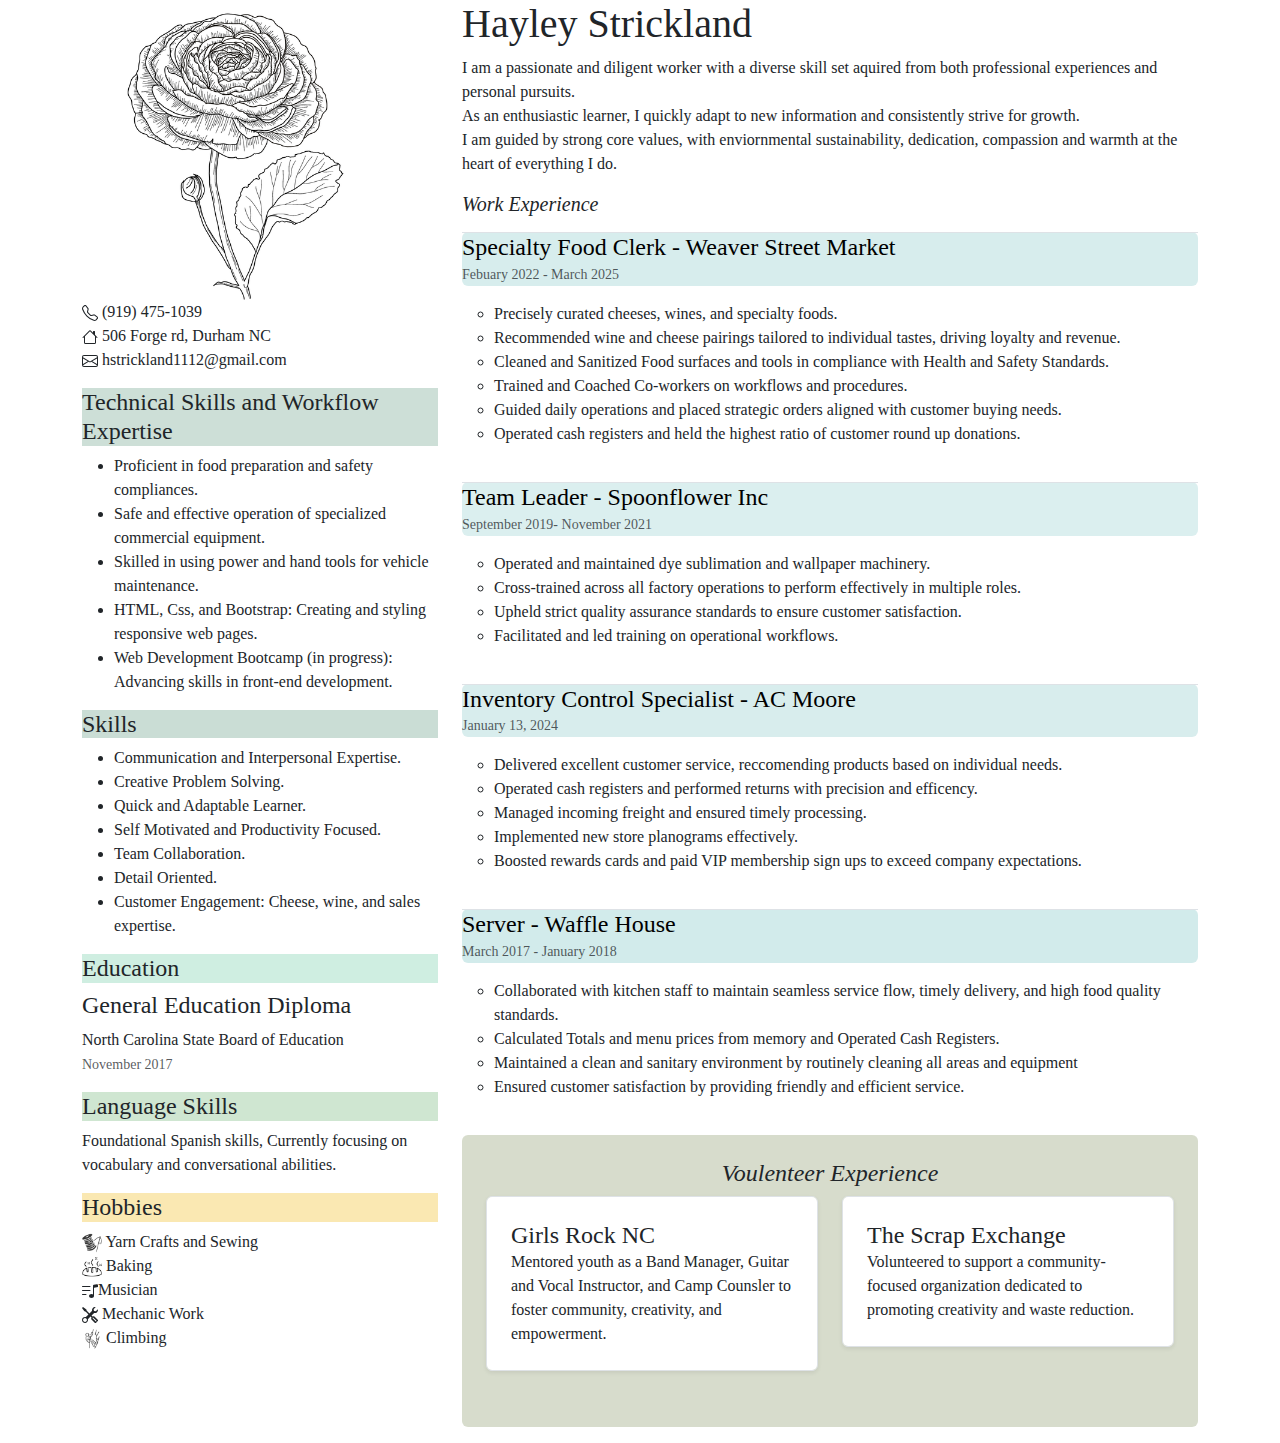
<file: 2.2hayley.s-resume/index.html>
<!DOCTYPE html>
<html>
<head>
  <meta charset="UTF-8" />
  <title>Hayley S. Resume</title>
  <link href="https://cdn.jsdelivr.net/npm/bootstrap@5.3.3/dist/css/bootstrap.min.css" rel="stylesheet" integrity="sha384-QWTKZyjpPEjISv5WaRU9OFeRpok6YctnYmDr5pNlyT2bRjXh0JMhjY6hW+ALEwIH" crossorigin="anonymous">
  <link rel="stylesheet" href="./style.css">
  <style>
  @media(max-width:1000px){
.mepic{
  margin-left: 0px;
  height: 200px;
}
}
  
  </style>
</head>
<body>
<div class="container">
  <div class="row">
    <div class="col-4" id="left"> 
      <div class="leftflex">
        <img src="./rananculus.png" class="mepic" class="pic" alt="rananculus">
        <p class="info blurb"><svg xmlns="http://www.w3.org/2000/svg" width="16" height="16" fill="currentColor" class="bi bi-telephone" viewBox="0 0 16 16">
          <path d="M3.654 1.328a.678.678 0 0 0-1.015-.063L1.605 2.3c-.483.484-.661 1.169-.45 1.77a17.6 17.6 0 0 0 4.168 6.608 17.6 17.6 0 0 0 6.608 4.168c.601.211 1.286.033 1.77-.45l1.034-1.034a.678.678 0 0 0-.063-1.015l-2.307-1.794a.68.68 0 0 0-.58-.122l-2.19.547a1.75 1.75 0 0 1-1.657-.459L5.482 8.062a1.75 1.75 0 0 1-.46-1.657l.548-2.19a.68.68 0 0 0-.122-.58zM1.884.511a1.745 1.745 0 0 1 2.612.163L6.29 2.98c.329.423.445.974.315 1.494l-.547 2.19a.68.68 0 0 0 .178.643l2.457 2.457a.68.68 0 0 0 .644.178l2.189-.547a1.75 1.75 0 0 1 1.494.315l2.306 1.794c.829.645.905 1.87.163 2.611l-1.034 1.034c-.74.74-1.846 1.065-2.877.702a18.6 18.6 0 0 1-7.01-4.42 18.6 18.6 0 0 1-4.42-7.009c-.362-1.03-.037-2.137.703-2.877z"/>
        </svg></i> (919) 475-1039 <br>
       <svg xmlns="http://www.w3.org/2000/svg" width="16" height="16" fill="currentColor" class="bi bi-house" viewBox="0 0 16 16">
          <path d="M8.707 1.5a1 1 0 0 0-1.414 0L.646 8.146a.5.5 0 0 0 .708.708L2 8.207V13.5A1.5 1.5 0 0 0 3.5 15h9a1.5 1.5 0 0 0 1.5-1.5V8.207l.646.647a.5.5 0 0 0 .708-.708L13 5.793V2.5a.5.5 0 0 0-.5-.5h-1a.5.5 0 0 0-.5.5v1.293zM13 7.207V13.5a.5.5 0 0 1-.5.5h-9a.5.5 0 0 1-.5-.5V7.207l5-5z"/>
        </svg> 506 Forge rd, Durham NC <br>  <svg xmlns="http://www.w3.org/2000/svg" width="16" height="16" fill="currentColor" class="bi bi-envelope" viewBox="0 0 16 16">
          <path d="M0 4a2 2 0 0 1 2-2h12a2 2 0 0 1 2 2v8a2 2 0 0 1-2 2H2a2 2 0 0 1-2-2zm2-1a1 1 0 0 0-1 1v.217l7 4.2 7-4.2V4a1 1 0 0 0-1-1zm13 2.383-4.708 2.825L15 11.105zm-.034 6.876-5.64-3.471L8 9.583l-1.326-.795-5.64 3.47A1 1 0 0 0 2 13h12a1 1 0 0 0 .966-.741M1 11.105l4.708-2.897L1 5.383z"/>
        </svg> hstrickland1112@gmail.com <br>
        
          </p>
          <div class="borderleft">
          <div style="background-color:#2774543b;">
          <h4 class="1">Technical Skills and Workflow Expertise</h4></div>
    
    <ul>
      <li>
        Proficient in food preparation and safety compliances.
      </li>
      <li>Safe and effective operation of specialized commercial equipment.</li>
      <li>
        Skilled in using power and hand tools for vehicle maintenance.
      </li>
      <li>
        HTML, Css, and Bootstrap: Creating and styling responsive web pages.
      </li>
      <li>
        Web Development Bootcamp (in progress): Advancing skills in front-end development.
      </li>
    </ul>
    <div style="background-color:#2774543e;">
    <h4 class="2">Skills</h4></div>
    <ul>
      <li>Communication and Interpersonal Expertise.</li>
      <li>Creative Problem Solving.</li>
      <li>Quick and Adaptable Learner.</li>
      <li>Self Motivated and Productivity Focused.</li>
      <li>Team Collaboration.</li>
      <li>Detail Oriented.</li>
      <li>Customer Engagement: Cheese, wine, and sales expertise.
     </li>
    </ul>
    <div style="background-color:#0ba86732;">
      <h4 class="3">
        Education
      </h4></div>
      <h4>General Education Diploma</h4>
      <p>North Carolina State Board of Education <br>
      <small class="text-body-secondary"><font style="vertical-align: inherit;"><font style="vertical-align: inherit;">November 2017</font></font></small>
      </p>
      <div style="background-color:#12841b34;">
      <h4 class="4">Language Skills</h4></div>
      <p>
        Foundational Spanish skills, Currently focusing on vocabulary and conversational abilities.
      </p>

    </div>
    <div class="5">
      <h4 style="background-color: #f2c12e5e;">
        Hobbies
        
      </h4>
      <p>
        <img src="./9511750_thread_needle_tool_sewing_sew_icon (2).png" alt="needle and thread" height="20px" width="20px">
        Yarn Crafts and Sewing <br>
<img src="./5079032_bakery_baking_bread_food_restaurant_icon.png" alt="bread" height="20px" width="20px">
        Baking<br>
        <svg xmlns="http://www.w3.org/2000/svg" width="16" height="16" fill="currentColor" class="bi bi-music-note-list" viewBox="0 0 16 16">
          <path d="M12 13c0 1.105-1.12 2-2.5 2S7 14.105 7 13s1.12-2 2.5-2 2.5.895 2.5 2"/>
          <path fill-rule="evenodd" d="M12 3v10h-1V3z"/>
          <path d="M11 2.82a1 1 0 0 1 .804-.98l3-.6A1 1 0 0 1 16 2.22V4l-5 1z"/>
          <path fill-rule="evenodd" d="M0 11.5a.5.5 0 0 1 .5-.5H4a.5.5 0 0 1 0 1H.5a.5.5 0 0 1-.5-.5m0-4A.5.5 0 0 1 .5 7H8a.5.5 0 0 1 0 1H.5a.5.5 0 0 1-.5-.5m0-4A.5.5 0 0 1 .5 3H8a.5.5 0 0 1 0 1H.5a.5.5 0 0 1-.5-.5"/>
        </svg>Musician <br>
         <svg xmlns="http://www.w3.org/2000/svg" width="16" height="16" fill="currentColor" class="bi bi-tools" viewBox="0 0 16 16">
          <path d="M1 0 0 1l2.2 3.081a1 1 0 0 0 .815.419h.07a1 1 0 0 1 .708.293l2.675 2.675-2.617 2.654A3.003 3.003 0 0 0 0 13a3 3 0 1 0 5.878-.851l2.654-2.617.968.968-.305.914a1 1 0 0 0 .242 1.023l3.27 3.27a.997.997 0 0 0 1.414 0l1.586-1.586a.997.997 0 0 0 0-1.414l-3.27-3.27a1 1 0 0 0-1.023-.242L10.5 9.5l-.96-.96 2.68-2.643A3.005 3.005 0 0 0 16 3q0-.405-.102-.777l-2.14 2.141L12 4l-.364-1.757L13.777.102a3 3 0 0 0-3.675 3.68L7.462 6.46 4.793 3.793a1 1 0 0 1-.293-.707v-.071a1 1 0 0 0-.419-.814zm9.646 10.646a.5.5 0 0 1 .708 0l2.914 2.915a.5.5 0 0 1-.707.707l-2.915-2.914a.5.5 0 0 1 0-.708M3 11l.471.242.529.026.287.445.445.287.026.529L5 13l-.242.471-.026.529-.445.287-.287.445-.529.026L3 15l-.471-.242L2 14.732l-.287-.445L1.268 14l-.026-.529L1 13l.242-.471.026-.529.445-.287.287-.445.529-.026z"/>
        </svg> Mechanic Work<br>
        <img src="./2588866_activity_climbing_recreation_rock climbing_travel_icon.png" alt="rock climbing" height="20px" width="20px">
        Climbing  
</p>
    </div>

      </div>
    </div>


    <div class="col" id="right">
      <div class="rightflex">
        <div>
              <h1 >Hayley Strickland</h1>              <p class="lead" style="font-size: medium;"> I am a passionate and diligent worker with a diverse skill set aquired from both professional experiences and personal pursuits.<br>
                 As an enthusiastic learner, I quickly adapt to new information and consistently strive for growth.<br> I am guided by strong core values, with enviornmental sustainability, dedication, compassion and warmth at the heart of everything I do.         

      
            </div>
            <div>
              <div id="border">
            <h5 class="fst-italic"><font style="vertical-align: inherit;"><font style="vertical-align: inherit;"> Work Experience</font></font></h4>
            <ul class="list-unstyled">
              <li>
        <div class=" bg- rounded" style="background-color: rgba(0, 139, 139, 0.156);">

                <a class="d-flex flex-column flex-lg-row gap-3 align-items-start align-items-lg-center my-3 link-body-emphasis text-decoration-none border-top"href="#">
                  <div class="col-lg">
                    <h4 class="mb-0"><font style="vertical-align: inherit;"><font style="vertical-align: inherit; ">Specialty Food Clerk - Weaver Street Market</font></font></h6>
                    <small class="text-body-secondary"><font style="vertical-align: inherit;"><font style="vertical-align: inherit;">Febuary 2022 - March 2025</font></font></small>
                    </div>
                </a>
        </div>
                <ul style="padding-bottom: 20px;">
                  <li>Precisely curated cheeses, wines, and specialty foods. 
                  </li>
                  <li>
                    Recommended wine and cheese pairings tailored to individual tastes, driving loyalty and revenue.
                  </li>
                  <li>
                    Cleaned and Sanitized Food surfaces and tools in compliance with Health and Safety Standards.
                  </li>
                  <li>
                    Trained and Coached Co-workers on workflows and procedures.
                  </li>
                  <li>
                    Guided daily operations and placed strategic orders aligned with customer buying needs.

                  </li>
                  <li>
                    Operated cash registers and held the highest ratio of customer round up donations.
                  </li>
            
                </ul>
              </li>

              <li>
        <div class=" bg- rounded" style="background-color: rgba(0, 139, 139, 0.142);">
                
                <a class="d-flex flex-column flex-lg-row gap-3 align-items-start align-items-lg-center my-3 link-body-emphasis text-decoration-none border-top"href="#">
<div class="col-lg-8">
  
                    <h4 class="mb-0"><font style="vertical-align: inherit;"><font style="vertical-align: inherit;">Team Leader - Spoonflower Inc</font></font></h6>
                    <small class="text-body-secondary"><font style="vertical-align: inherit;"><font style="vertical-align: inherit;">September 2019- November 2021</font></font></small>
                  </div>
                </a>
        </div>
                <ul style="padding-bottom: 20px;">
                  <li>
                    Operated and maintained dye sublimation and wallpaper machinery.
                  </li>
                  <li>
                    Cross-trained across all factory operations to perform effectively in multiple roles.
                  </li>
                  <li>
                    Upheld strict quality assurance standards to ensure customer satisfaction.
                  </li>
                  <li>
                    Facilitated and led training on operational workflows.  
                  </li>
                </ul>
              </li>
              <li>
        <div class=" bg- rounded" style="background-color: rgba(0, 139, 139, 0.153);">

                <a class="d-flex flex-column flex-lg-row gap-3 align-items-start align-items-lg-center my-3 link-body-emphasis text-decoration-none border-top" href="#">
<div class="col-lg-8">
                    <h4 class="mb-0"><font style="vertical-align: inherit;"><font style="vertical-align: inherit;">Inventory Control Specialist - AC Moore</font></font></h6>
                    <small class="text-body-secondary"><font style="vertical-align: inherit;"><font style="vertical-align: inherit;">January 13, 2024</font></font></small>
                  </div>
                </a>
        </div>
                <ul style="padding-bottom: 20px;">
                  <li>
                    Delivered excellent customer service, reccomending products based on individual needs.
                  </li>
                  <li>
                    Operated cash registers and performed returns with precision and efficency.
                  </li>
                  <li>
                    Managed incoming freight and ensured timely processing.
                  </li>
                  <li>
                    Implemented new store planograms effectively.
                  </li>
                  <li>Boosted rewards cards and paid VIP membership sign ups to exceed company expectations.</li>
                </ul>
              </li>
              <li>
        <div class=" bg- rounded" style="background-color: rgba(0, 139, 139, 0.178);">

                <a class="d-flex flex-column flex-lg-row gap-3 align-items-start align-items-lg-center my-3 link-body-emphasis text-decoration-none border-top" href="#">
<div class="col-lg-8">
                    <h4 class="mb-0"><font style="vertical-align: inherit;"><font style="vertical-align: inherit;">Server - Waffle House</font></font></h6>
                    <small class="text-body-secondary"><font style="vertical-align: inherit;"><font style="vertical-align: inherit;">March 2017 - January 2018</font></font></small>
                  </div>
                </a>
        </div>
                <ul style="padding-bottom: 20px;">
                  <li>
                    Collaborated with kitchen staff to maintain seamless service flow, timely delivery, and high food quality standards.
                  </li>
                  <li>
                    Calculated Totals and menu prices from memory and Operated Cash Registers.
                  </li>
                  <li>
                    Maintained a clean and sanitary environment by routinely cleaning all areas and equipment
                  </li>
                  <li>
                    Ensured customer satisfaction by providing friendly and efficient service.
                  </li>
                </ul>
              </li>
            </ul>
          </div>
        
      
        <div class="p-4 mb-3 bg-body- rounded" style="background-color: #5d73323f;">
          <h4 class="fst-italic" style="text-align: center;">Voulenteer Experience</h4>
          <div class="row mb-2">
            <div class="col-md-6">
              <div class="row g-0 border rounded overflow-hidden flex-md-row mb-4 shadow-sm h-md-250 position-relative">
                <div class="col p-4 d-flex flex-column position-static" style="background-color: white;">
                  
                <h4 class="mb-0 Scrap">Girls Rock NC</h4>                  
                  <p class="card-text mb-auto">Mentored youth as a Band Manager, Guitar and Vocal Instructor, and Camp Counsler to foster community, creativity, and empowerment.</p>
                 </div>
                </div>
            </div>
            <div class="col-md-6">
              <div class="row g-0 border rounded overflow-hidden flex-md-row mb-4 shadow-sm h-md-250 position-relative">
                <div class="col p-4 d-flex flex-column position-static" style="background-color: white;">
                
                  <h4 class="mb-0 Scrap">The Scrap Exchange</h3>
                
                  <p class="mb-auto"> Volunteered to support a community-focused organization dedicated to promoting creativity and waste reduction.  </p>
                  
                </div>
                </div>
              </div>
            </div>
          </div>
          </div>
        

      </div>
    </div>






  </div>
</div>
  
  <script src="https://cdn.jsdelivr.net/npm/bootstrap@5.3.3/dist/js/bootstrap.bundle.min.js" integrity="sha384-YvpcrYf0tY3lHB60NNkmXc5s9fDVZLESaAA55NDzOxhy9GkcIdslK1eN7N6jIeHz" crossorigin="anonymous"></script>
</body>
</html>
</file>
<file: 2.2hayley.s-resume/style.css>
.body{
  min-height: 297mm;
  min-width: 210mm;}
.row{
display: flex;
}
.mepic{
  height: 300px;
  border-radius: 50%;
}
h1, h4, h5, h3{
  font-family: merriweather;
  
}

*{
  font-family:nunito;
}
</file>
